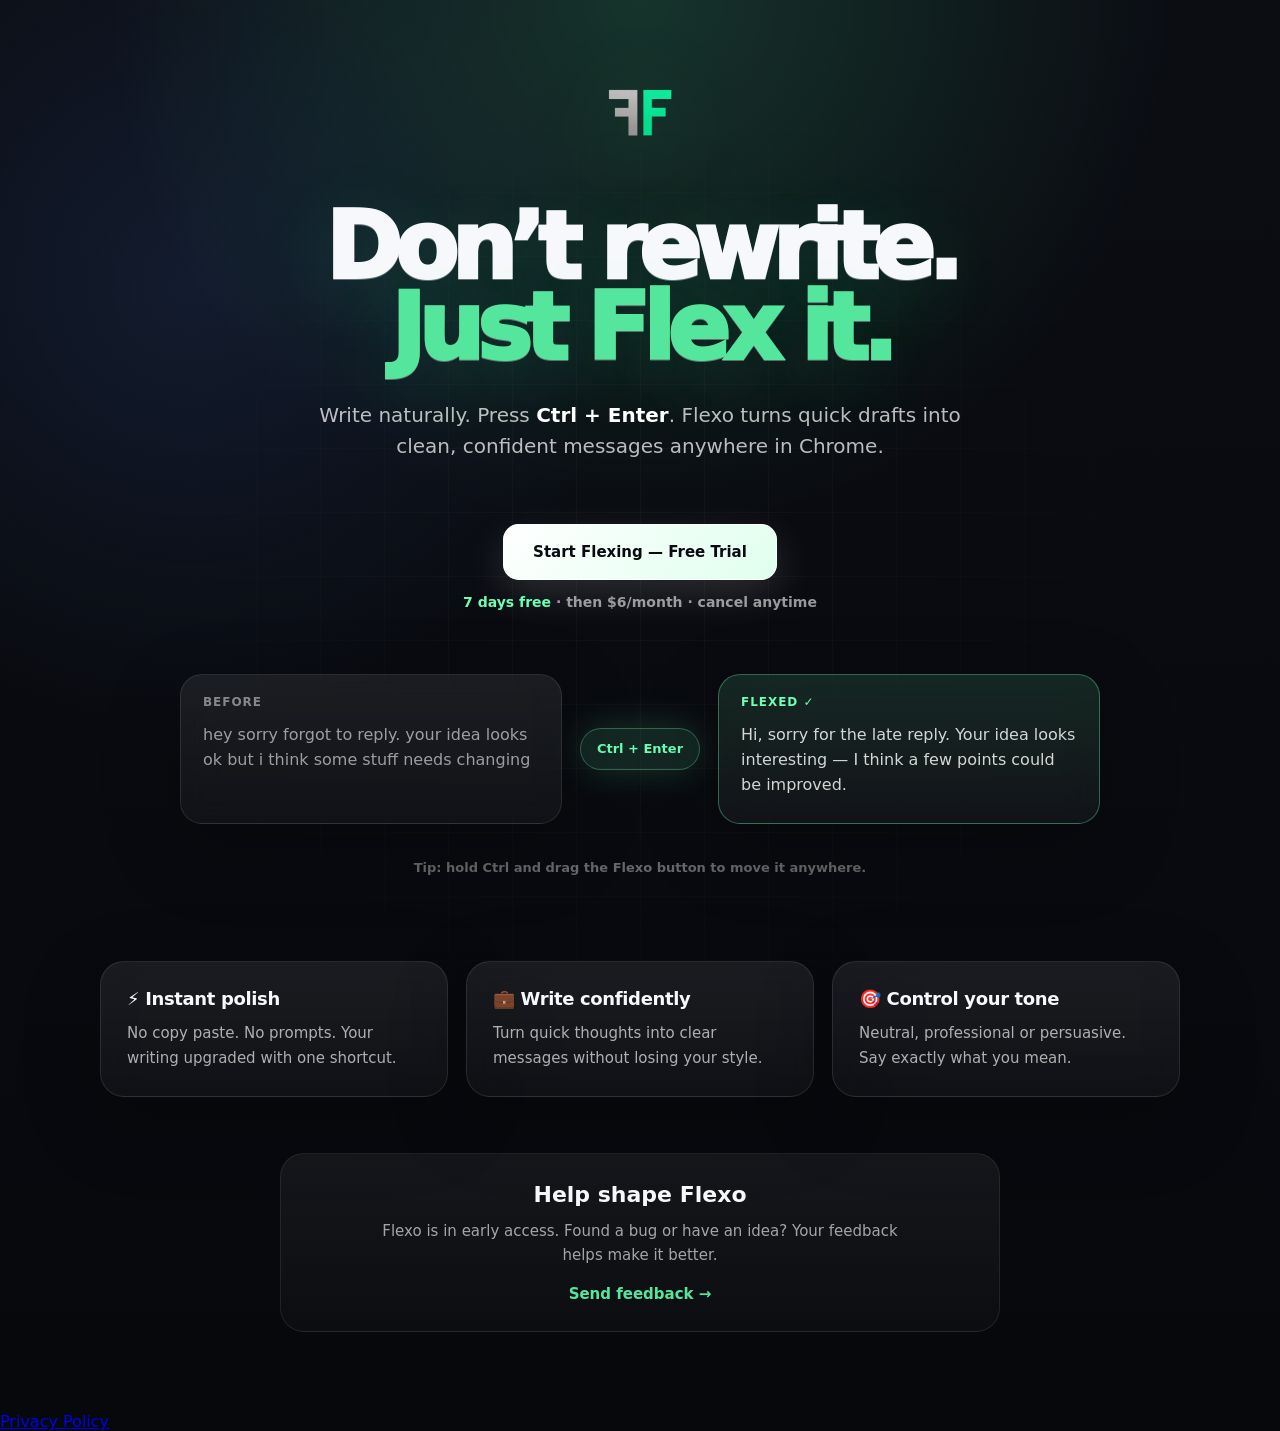
<file: index.html>
<!DOCTYPE html>
<html lang="en">

<head>
  <meta charset="UTF-8" />
  <meta name="viewport" content="width=device-width, initial-scale=1.0" />

  <title>Flexo — The Writing Reflex</title>

  <meta 
    name="description" 
    content="Write naturally. Press Ctrl + Enter. Flexo instantly improves your text anywhere in Chrome."
  />

  <link rel="stylesheet" href="./style.css" />
</head>

<body>

  <main class="hero">

    <div class="hero-inner">


<div class="brand">
  <img src="./logo-flexo.png" alt="Flexo logo" class="brand-logo" />
</div>


      <!-- HERO -->
      <h1>
        Don’t rewrite.<br />
        <span>Just Flex it.</span>
      </h1>


      <p class="subtitle">
        Write naturally.
        Press <strong>Ctrl + Enter</strong>.
        Flexo turns quick drafts into clean, confident messages anywhere in Chrome.
      </p>


      <!-- CTA -->
      <div class="cta-row">

        <a href="#" class="btn-primary">
          Start Flexing — Free Trial
        </a>

        <div class="trial">
          <strong>7 days free</strong> · then $6/month · cancel anytime
        </div>

      </div>


<!-- QUICK DEMO -->
<div class="demo-box">

  <div class="demo-card demo-before">
    <div class="demo-label">Before</div>
    <p>
      hey sorry forgot to reply. your idea looks ok but i think some stuff needs changing
    </p>
  </div>

  <div class="shortcut">
    <span>Ctrl + Enter</span>
  </div>

  <div class="demo-card demo-after">
    <div class="demo-label">Flexed ✓</div>
    <p>
      Hi, sorry for the late reply. Your idea looks interesting — I think a few points could be improved.
    </p>
  </div>

<p class="drag-note">
  Tip: hold <strong>Ctrl</strong> and drag the Flexo button to move it anywhere.
</p>

</div>



      <!-- BENEFITS -->
      <div class="tones">


        <div class="tone-card">

          <h3>⚡ Instant polish</h3>

          <p>
            No copy paste. No prompts.
            Your writing upgraded with one shortcut.
          </p>

        </div>


        <div class="tone-card">

          <h3>💼 Write confidently</h3>

          <p>
            Turn quick thoughts into clear messages without losing your style.
          </p>

        </div>


        <div class="tone-card">

          <h3>🎯 Control your tone</h3>

          <p>
            Neutral, professional or persuasive.
            Say exactly what you mean.
          </p>

        </div>


      </div>

    </div>

  </main>

<section class="feedback-section">
  <div class="feedback-box">
    <h3>Help shape Flexo</h3>

    <p>
      Flexo is in early access. Found a bug or have an idea?
      Your feedback helps make it better.
    </p>

    <a href="mailto:info.flexo@proton.me">
      Send feedback →
    </a>
  </div>
</section>

<footer>
    <a href="privacy.html">Privacy Policy</a>
</footer>

</body>

</html>
</file>
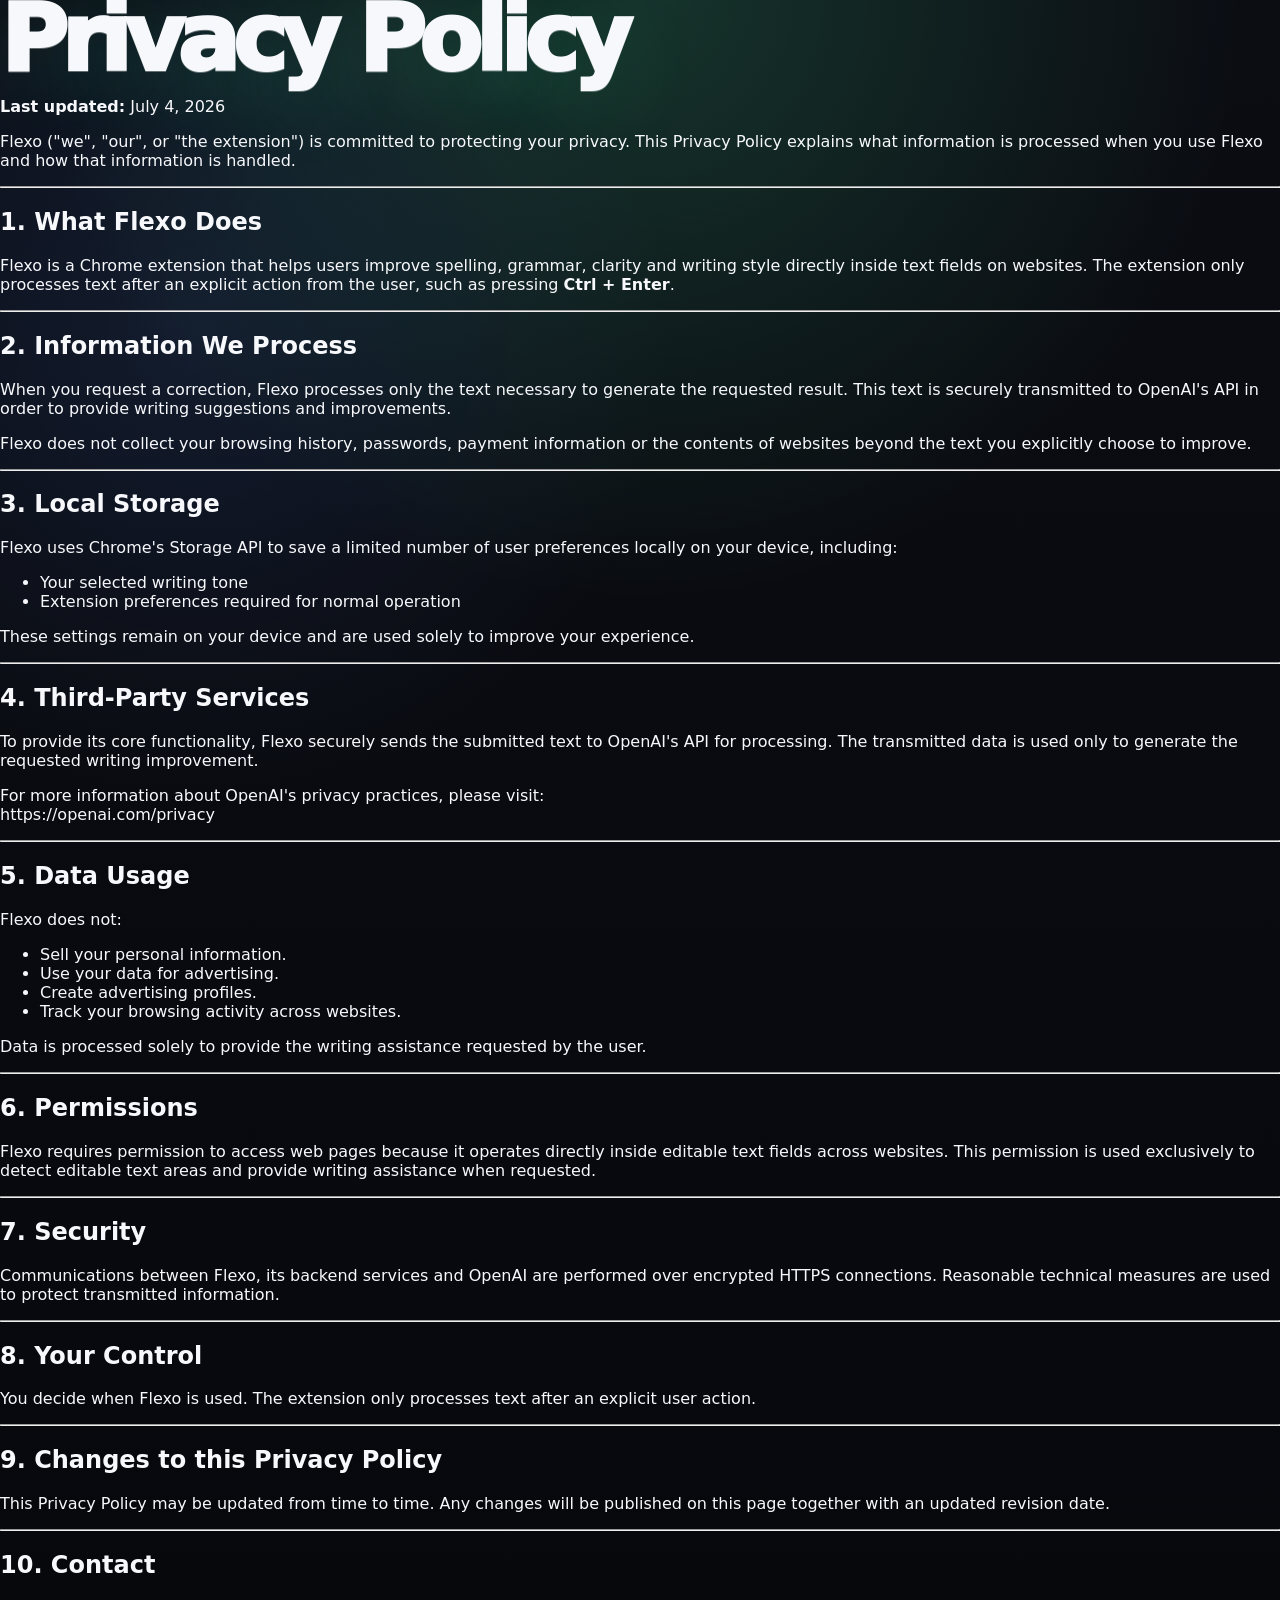
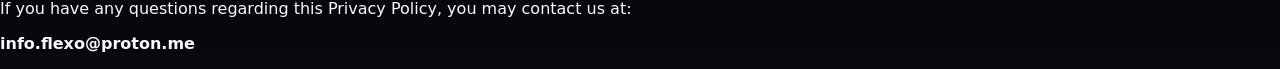
<file: privacy.html>
<!DOCTYPE html>
<html lang="en">
<head>
<meta charset="UTF-8">
<meta name="viewport" content="width=device-width, initial-scale=1.0">
<title>Privacy Policy | Flexo</title>
<link rel="stylesheet" href="style.css">
</head>

<body>

<main class="container">

<h1>Privacy Policy</h1>

<p><strong>Last updated:</strong> July 4, 2026</p>

<p>
Flexo ("we", "our", or "the extension") is committed to protecting your privacy.
This Privacy Policy explains what information is processed when you use Flexo and how that information is handled.
</p>

<hr>

<h2>1. What Flexo Does</h2>

<p>
Flexo is a Chrome extension that helps users improve spelling, grammar, clarity and writing style directly inside text fields on websites.
The extension only processes text after an explicit action from the user, such as pressing <strong>Ctrl + Enter</strong>.
</p>

<hr>

<h2>2. Information We Process</h2>

<p>
When you request a correction, Flexo processes only the text necessary to generate the requested result.
This text is securely transmitted to OpenAI's API in order to provide writing suggestions and improvements.
</p>

<p>
Flexo does not collect your browsing history, passwords, payment information or the contents of websites beyond the text you explicitly choose to improve.
</p>

<hr>

<h2>3. Local Storage</h2>

<p>
Flexo uses Chrome's Storage API to save a limited number of user preferences locally on your device, including:
</p>

<ul>
<li>Your selected writing tone</li>
<li>Extension preferences required for normal operation</li>
</ul>

<p>
These settings remain on your device and are used solely to improve your experience.
</p>

<hr>

<h2>4. Third-Party Services</h2>

<p>
To provide its core functionality, Flexo securely sends the submitted text to OpenAI's API for processing.
The transmitted data is used only to generate the requested writing improvement.
</p>

<p>
For more information about OpenAI's privacy practices, please visit:
<br>
https://openai.com/privacy
</p>

<hr>

<h2>5. Data Usage</h2>

<p>
Flexo does not:
</p>

<ul>
<li>Sell your personal information.</li>
<li>Use your data for advertising.</li>
<li>Create advertising profiles.</li>
<li>Track your browsing activity across websites.</li>
</ul>

<p>
Data is processed solely to provide the writing assistance requested by the user.
</p>

<hr>

<h2>6. Permissions</h2>

<p>
Flexo requires permission to access web pages because it operates directly inside editable text fields across websites.
This permission is used exclusively to detect editable text areas and provide writing assistance when requested.
</p>

<hr>

<h2>7. Security</h2>

<p>
Communications between Flexo, its backend services and OpenAI are performed over encrypted HTTPS connections.
Reasonable technical measures are used to protect transmitted information.
</p>

<hr>

<h2>8. Your Control</h2>

<p>
You decide when Flexo is used.
The extension only processes text after an explicit user action.
</p>

<hr>

<h2>9. Changes to this Privacy Policy</h2>

<p>
This Privacy Policy may be updated from time to time.
Any changes will be published on this page together with an updated revision date.
</p>

<hr>

<h2>10. Contact</h2>

<p>
If you have any questions regarding this Privacy Policy, you may contact us at:
</p>

<p>
<strong>info.flexo@proton.me</strong>
</p>

</main>

</body>
</html>
</file>
<file: style.css>
* {
  box-sizing: border-box;
}

html,
body {
  margin: 0;
  padding: 0;
  background: #080a0f;
  color: #f7f8fb;
  font-family: Inter, system-ui, -apple-system, BlinkMacSystemFont, "Segoe UI", sans-serif;
}

body {
  min-height: 100vh;
  overflow-x: hidden;
  background:
    radial-gradient(circle at 50% 0%, rgba(79, 255, 176, 0.16), transparent 34%),
    radial-gradient(circle at 15% 20%, rgba(80, 140, 255, 0.12), transparent 28%),
    linear-gradient(180deg, #0b0d13 0%, #07080c 100%);
}

.hero {
  width: 100%;
  min-height: 100vh;
  display: flex;
  align-items: center;
  justify-content: center;
  padding: 56px 24px;
  position: relative;
}

.hero::before {
  content: "";
  position: absolute;
  inset: 0;
  background-image:
    linear-gradient(rgba(255,255,255,0.035) 1px, transparent 1px),
    linear-gradient(90deg, rgba(255,255,255,0.035) 1px, transparent 1px);
  background-size: 64px 64px;
  mask-image: radial-gradient(circle at center, black, transparent 68%);
  pointer-events: none;
}

.hero-inner {
  width: 100%;
  max-width: 1080px;
  display: flex;
  flex-direction: column;
  align-items: center;
  text-align: center;
  position: relative;
  z-index: 1;
}

.badge {
  display: inline-flex;
  align-items: center;
  justify-content: center;
  height: 34px;
  padding: 0 15px;
  border-radius: 999px;
  background: rgba(255,255,255,0.07);
  border: 1px solid rgba(255,255,255,0.12);
  color: rgba(255,255,255,0.78);
  font-size: 13px;
  font-weight: 800;
  margin-bottom: 0;
  box-shadow: 0 0 40px rgba(79,255,176,0.08);
}

h1 {
  margin: 0;
  max-width: 980px;
  font-size: clamp(54px, 8vw, 92px);
  line-height: 0.88;
  letter-spacing: -0.075em;
  font-weight: 950;
  text-wrap: balance;
  text-shadow:
    0 1px 0 rgba(255,255,255,0.35),
    0 20px 80px rgba(79,255,176,0.16);
}

h1 span {
  color: #55e69d;
}

.subtitle {
  margin-top: 30px;
  max-width: 700px;
  color: rgba(255,255,255,0.72);
  font-size: 20px;
  line-height: 1.55;
  font-weight: 500;
}

.subtitle strong {
  color: #ffffff;
  font-weight: 800;
}

.cta-row {
  margin-top: 42px;
  display: flex;
  flex-direction: column;
  align-items: center;
  gap: 14px;
}

.feedback-section {
  width: 100%;
  padding: 0 24px 80px;

  display: flex;
  justify-content: center;
}

.feedback-box {
  width: 100%;
  max-width: 720px;

  padding: 28px;

  border-radius: 24px;

  background:
    linear-gradient(180deg, rgba(255,255,255,0.06), rgba(255,255,255,0.025));

  border: 1px solid rgba(255,255,255,0.08);

  text-align: center;
}

.feedback-box h3 {
  margin: 0 0 12px 0;

  font-size: 22px;
  font-weight: 900;
}

.feedback-box p {
  margin: 0 auto;

  max-width: 520px;

  color: rgba(255,255,255,0.62);

  font-size: 15px;
  line-height: 1.6;
}

.brand {
  display: flex;
  flex-direction: column;
  align-items: center;

  margin-bottom: 34px;
}

.brand-logo {
  width: 118px;
  height: auto;

  margin-bottom: 0;

  filter: drop-shadow(0 18px 46px rgba(85,230,157,0.22));
}

.feedback-box a {
  display: inline-flex;

  margin-top: 18px;

  color: #55e69d;

  font-size: 15px;
  font-weight: 850;

  text-decoration: none;
}

.feedback-box a:hover {
  opacity: 0.8;
}

.drag-note {
  grid-column: 1 / -1;

  width: 100%;
  margin: 18px auto 0;

  color: rgba(255,255,255,0.38);

  font-size: 13px;
  font-weight: 650;

  text-align: center;
}

.btn-primary {
  display: inline-flex;
  align-items: center;
  justify-content: center;
  height: 56px;
  padding: 0 30px;
  border-radius: 16px;
  background: #f7f8fb;
  color: #080a0f;
  text-decoration: none;
  font-size: 15px;
  font-weight: 900;
  box-shadow:
    0 14px 40px rgba(255,255,255,0.14),
    0 0 0 1px rgba(255,255,255,0.65) inset;
  transition:
    transform 140ms ease,
    box-shadow 140ms ease,
    opacity 140ms ease;
	background: linear-gradient(135deg,#ffffff,#dfffee);
}

.btn-primary:hover {
  transform: translateY(-2px);
  opacity: 0.96;
  box-shadow:
    0 18px 60px rgba(109,255,179,0.22),
    0 0 0 1px rgba(255,255,255,0.8) inset;
}

.trial {
  color: rgba(255,255,255,0.58);
  font-size: 14px;
  font-weight: 700;
}

.trial strong {
  color: #6dffb3;
}

.demo-box {
  width: 100%;
  max-width: 920px;
  margin-top: 64px;

  display: grid;
  grid-template-columns: 1fr auto 1fr;
  align-items: center;
  gap: 18px;
}

.demo-card {
  min-height: 150px;
  padding: 20px 22px;

  border-radius: 22px;

  background:
    linear-gradient(180deg, rgba(255,255,255,0.075), rgba(255,255,255,0.035));

  border: 1px solid rgba(255,255,255,0.1);

  text-align: left;

  box-shadow: 0 24px 80px rgba(0,0,0,0.24);
  backdrop-filter: blur(14px);
}

.demo-label {
  margin-bottom: 14px;

  color: rgba(255,255,255,0.48);

  font-size: 12px;
  font-weight: 900;
  text-transform: uppercase;
  letter-spacing: 0.08em;
}

.demo-card p {
  margin: 0;

  color: rgba(255,255,255,0.82);

  font-size: 16px;
  line-height: 1.55;
  font-weight: 500;
}

.demo-before p {
  color: rgba(255,255,255,0.58);
}

.demo-after {
  border-color: rgba(109,255,179,0.35);

  background:
    linear-gradient(180deg, rgba(109,255,179,0.12), rgba(255,255,255,0.04));
}

.demo-after .demo-label {
  color: #6dffb3;
}

.shortcut {
  display: flex;
  align-items: center;
  justify-content: center;
}

.shortcut span {
  display: inline-flex;
  align-items: center;
  justify-content: center;

  height: 42px;
  padding: 0 16px;

  border-radius: 999px;

  background: rgba(109,255,179,0.12);
  border: 1px solid rgba(109,255,179,0.3);

  color: #6dffb3;

  font-size: 13px;
  font-weight: 900;

  white-space: nowrap;

  box-shadow: 0 0 38px rgba(109,255,179,0.18);
}

.tones {
  width: 100%;
  margin-top: 86px;
  display: grid;
  grid-template-columns: repeat(3, 1fr);
  gap: 18px;
}

.tone-card {
  padding: 26px;
  border-radius: 24px;
  background:
    linear-gradient(180deg, rgba(255,255,255,0.075), rgba(255,255,255,0.035));
  border: 1px solid rgba(255,255,255,0.1);
  text-align: left;
  backdrop-filter: blur(14px);
  box-shadow: 0 24px 80px rgba(0,0,0,0.24);
  transition:
    transform 140ms ease,
    border-color 140ms ease,
    background 140ms ease;
}

.tone-card:hover {
  transform: translateY(-4px);
  border-color: rgba(109,255,179,0.35);
  background:
    linear-gradient(180deg, rgba(109,255,179,0.1), rgba(255,255,255,0.035));
}

.tone-card h3 {
  margin: 0 0 12px 0;
  font-size: 18px;
  font-weight: 900;
  letter-spacing: -0.02em;
}

.tone-card p {
  margin: 0;
  color: rgba(255,255,255,0.66);
  font-size: 15px;
  line-height: 1.65;
}

@media (max-width: 860px) {
  .hero {
    padding: 42px 18px;
  }
  
  .demo-box {
  grid-template-columns: 1fr;
  margin-top: 38px;
}

.shortcut {
  transform: rotate(90deg);
}

.shortcut span {
  transform: rotate(-90deg);
}

  h1 {
    font-size: clamp(46px, 14vw, 74px);
    letter-spacing: -0.065em;
  }

  .subtitle {
    font-size: 18px;
  }

  .tones {
    grid-template-columns: 1fr;
    margin-top: 64px;
  }
}

.footer {
    text-align: center;
    padding: 40px 20px;
    opacity: 0.7;
    font-size: 14px;
}

.footer a {
    color: inherit;
    text-decoration: none;
}

.footer a:hover {
    text-decoration: underline;
}
</file>
